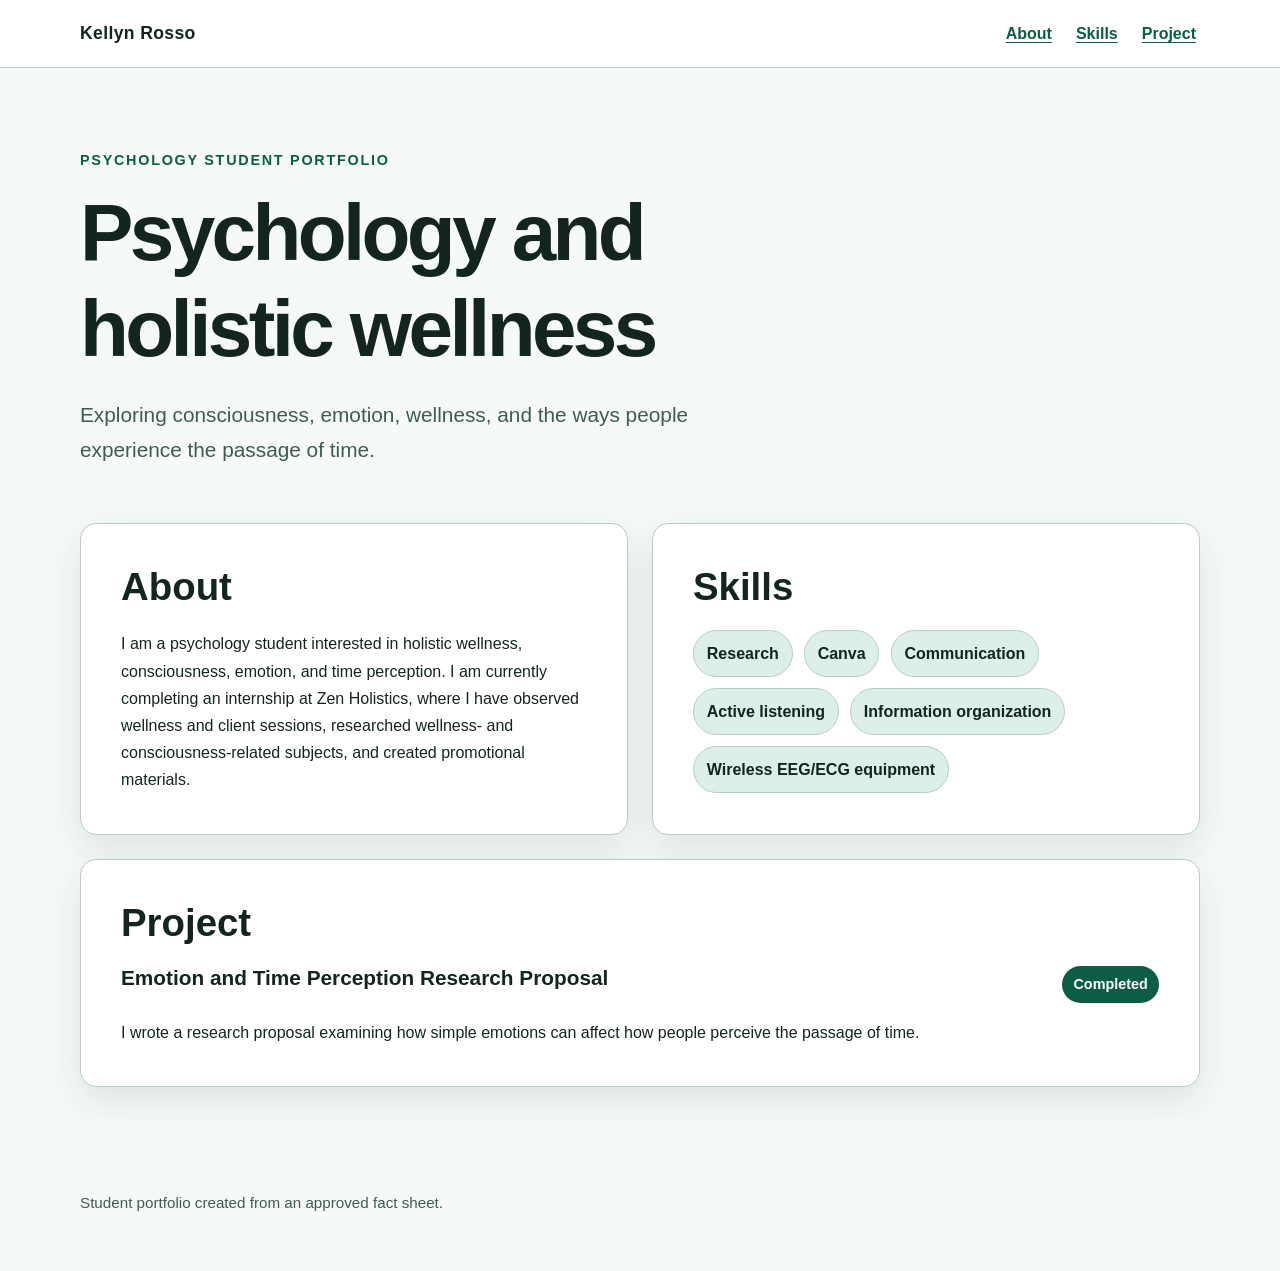
<file: index.html>
<!DOCTYPE html>
<html lang="en">
<head>
  <meta charset="UTF-8">
  <meta name="viewport" content="width=device-width, initial-scale=1.0">
  <meta name="description" content="A student portfolio focused on psychology and holistic wellness.">
  <title>Kellyn Rosso | Student Portfolio</title>
  <style>
    :root {
      --background: #f5faf8;
      --surface: #ffffff;
      --text: #14251f;
      --muted: #405b50;
      --accent: #0d5c46;
      --accent-light: #dcefe8;
      --border: #b7cec4;
      --focus: #b14300;
      --shadow: 0 14px 36px rgba(20, 37, 31, 0.10);
    }

    * {
      box-sizing: border-box;
    }

    html {
      scroll-behavior: smooth;
    }

    body {
      margin: 0;
      background: var(--background);
      color: var(--text);
      font-family: Arial, Helvetica, sans-serif;
      font-size: 1rem;
      line-height: 1.7;
    }

    a {
      color: var(--accent);
      font-weight: 700;
      text-underline-offset: 0.2em;
    }

    a:hover {
      text-decoration-thickness: 0.16em;
    }

    a:focus-visible {
      outline: 3px solid var(--focus);
      outline-offset: 4px;
      border-radius: 3px;
    }

    .site-header {
      background: var(--surface);
      border-bottom: 1px solid var(--border);
    }

    .nav-wrap {
      width: min(70rem, calc(100% - 2rem));
      margin: 0 auto;
      padding: 1rem 0;
      display: flex;
      align-items: center;
      justify-content: space-between;
      gap: 1.5rem;
    }

    .name {
      margin: 0;
      font-size: 1.1rem;
      font-weight: 800;
      letter-spacing: 0.02em;
    }

    nav ul {
      display: flex;
      flex-wrap: wrap;
      gap: 1rem;
      margin: 0;
      padding: 0;
      list-style: none;
    }

    nav a {
      display: inline-block;
      padding: 0.25rem;
    }

    main {
      width: min(70rem, calc(100% - 2rem));
      margin: 0 auto;
      padding: 4rem 0;
    }

    .intro {
      max-width: 48rem;
      padding: 1rem 0 3.5rem;
    }

    .eyebrow {
      margin: 0 0 0.75rem;
      color: var(--accent);
      font-size: 0.9rem;
      font-weight: 800;
      letter-spacing: 0.12em;
      text-transform: uppercase;
    }

    h1,
    h2,
    h3 {
      line-height: 1.2;
    }

    h1 {
      max-width: 14ch;
      margin: 0 0 1.25rem;
      font-size: clamp(2.5rem, 7vw, 5rem);
      letter-spacing: -0.045em;
    }

    h2 {
      margin: 0 0 1.25rem;
      font-size: clamp(1.7rem, 4vw, 2.4rem);
    }

    h3 {
      margin: 0;
      font-size: 1.3rem;
    }

    .intro-text {
      max-width: 42rem;
      margin: 0;
      color: var(--muted);
      font-size: clamp(1.1rem, 2vw, 1.3rem);
    }

    .content-grid {
      display: grid;
      grid-template-columns: 1fr 1fr;
      gap: 1.5rem;
    }

    section {
      scroll-margin-top: 1rem;
    }

    .card {
      padding: clamp(1.5rem, 4vw, 2.5rem);
      background: var(--surface);
      border: 1px solid var(--border);
      border-radius: 1rem;
      box-shadow: var(--shadow);
    }

    .card p:last-child,
    .card ul:last-child {
      margin-bottom: 0;
    }

    .skills-list {
      display: flex;
      flex-wrap: wrap;
      gap: 0.7rem;
      margin: 0;
      padding: 0;
      list-style: none;
    }

    .skills-list li {
      padding: 0.55rem 0.8rem;
      background: var(--accent-light);
      border: 1px solid var(--border);
      border-radius: 999px;
      color: var(--text);
      font-weight: 700;
    }

    .project {
      grid-column: 1 / -1;
    }

    .project-heading {
      display: flex;
      align-items: flex-start;
      justify-content: space-between;
      gap: 1rem;
      margin-bottom: 1rem;
    }

    .status {
      flex: 0 0 auto;
      margin: 0;
      padding: 0.4rem 0.7rem;
      background: var(--accent);
      border-radius: 999px;
      color: #ffffff;
      font-size: 0.9rem;
      font-weight: 800;
    }

    footer {
      width: min(70rem, calc(100% - 2rem));
      margin: 0 auto;
      padding: 1.5rem 0 2.5rem;
      color: var(--muted);
      font-size: 0.95rem;
    }

    @media (max-width: 42rem) {
      .nav-wrap,
      .project-heading {
        align-items: flex-start;
        flex-direction: column;
      }

      main {
        padding-top: 2.5rem;
      }

      .content-grid {
        grid-template-columns: 1fr;
      }

      .project {
        grid-column: auto;
      }
    }

    @media (prefers-reduced-motion: reduce) {
      html {
        scroll-behavior: auto;
      }
    }
  </style>
</head>
<body>
  <header class="site-header">
    <div class="nav-wrap">
      <p class="name">Kellyn Rosso</p>
      <nav aria-label="Portfolio sections">
        <ul>
          <li><a href="#about">About</a></li>
          <li><a href="#skills">Skills</a></li>
          <li><a href="#project">Project</a></li>
        </ul>
      </nav>
    </div>
  </header>

  <main>
    <div class="intro">
      <p class="eyebrow">Psychology Student Portfolio</p>
      <h1>Psychology and holistic wellness</h1>
      <p class="intro-text">Exploring consciousness, emotion, wellness, and the ways people experience the passage of time.</p>
    </div>

    <div class="content-grid">
      <section class="card" id="about">
        <h2>About</h2>
        <p>I am a psychology student interested in holistic wellness, consciousness, emotion, and time perception. I am currently completing an internship at Zen Holistics, where I have observed wellness and client sessions, researched wellness- and consciousness-related subjects, and created promotional materials.</p>
      </section>

      <section class="card" id="skills">
        <h2>Skills</h2>
        <ul class="skills-list">
          <li>Research</li>
          <li>Canva</li>
          <li>Communication</li>
          <li>Active listening</li>
          <li>Information organization</li>
          <li>Wireless EEG/ECG equipment</li>
        </ul>
      </section>

      <section class="card project" id="project">
        <h2>Project</h2>
        <div class="project-heading">
          <h3>Emotion and Time Perception Research Proposal</h3>
          <p class="status">Completed</p>
        </div>
        <p>I wrote a research proposal examining how simple emotions can affect how people perceive the passage of time.</p>
      </section>
    </div>
  </main>

  <footer>
    <p>Student portfolio created from an approved fact sheet.</p>
  </footer>
</body>
</html>
</file>
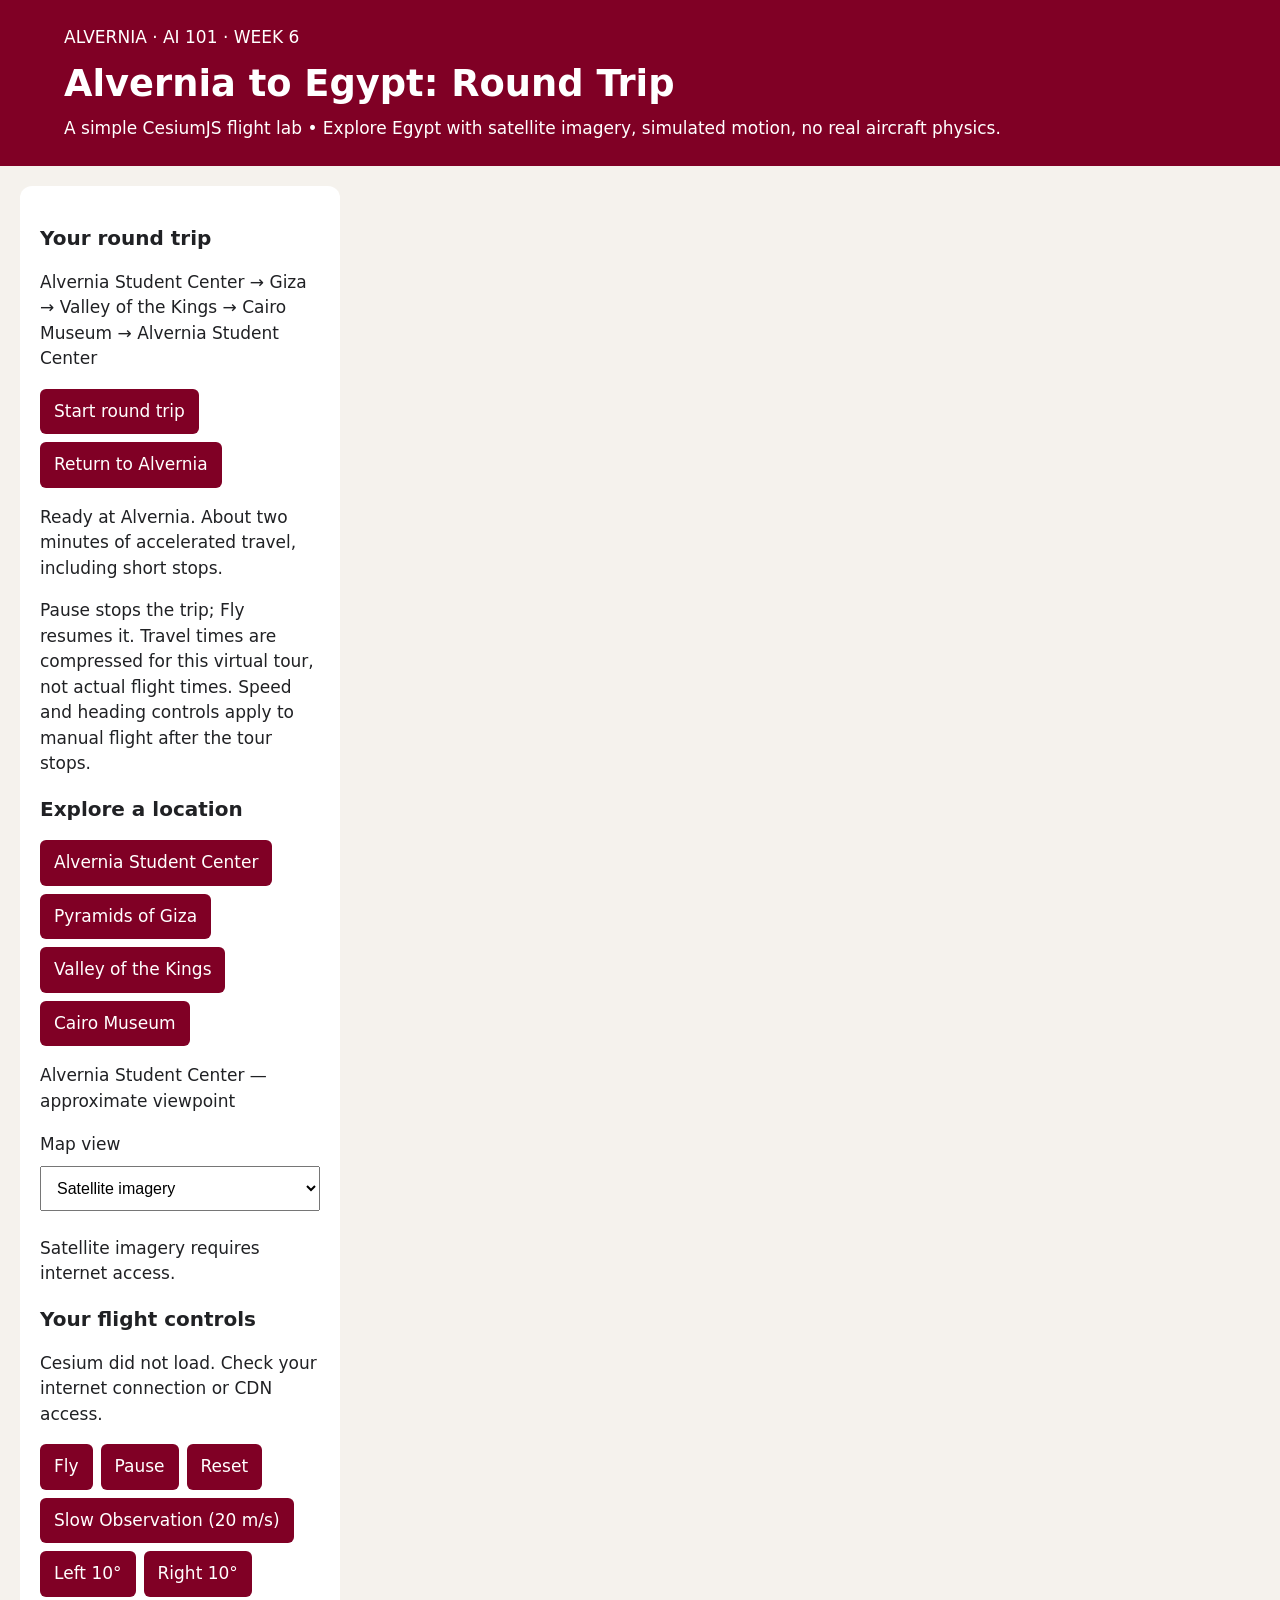
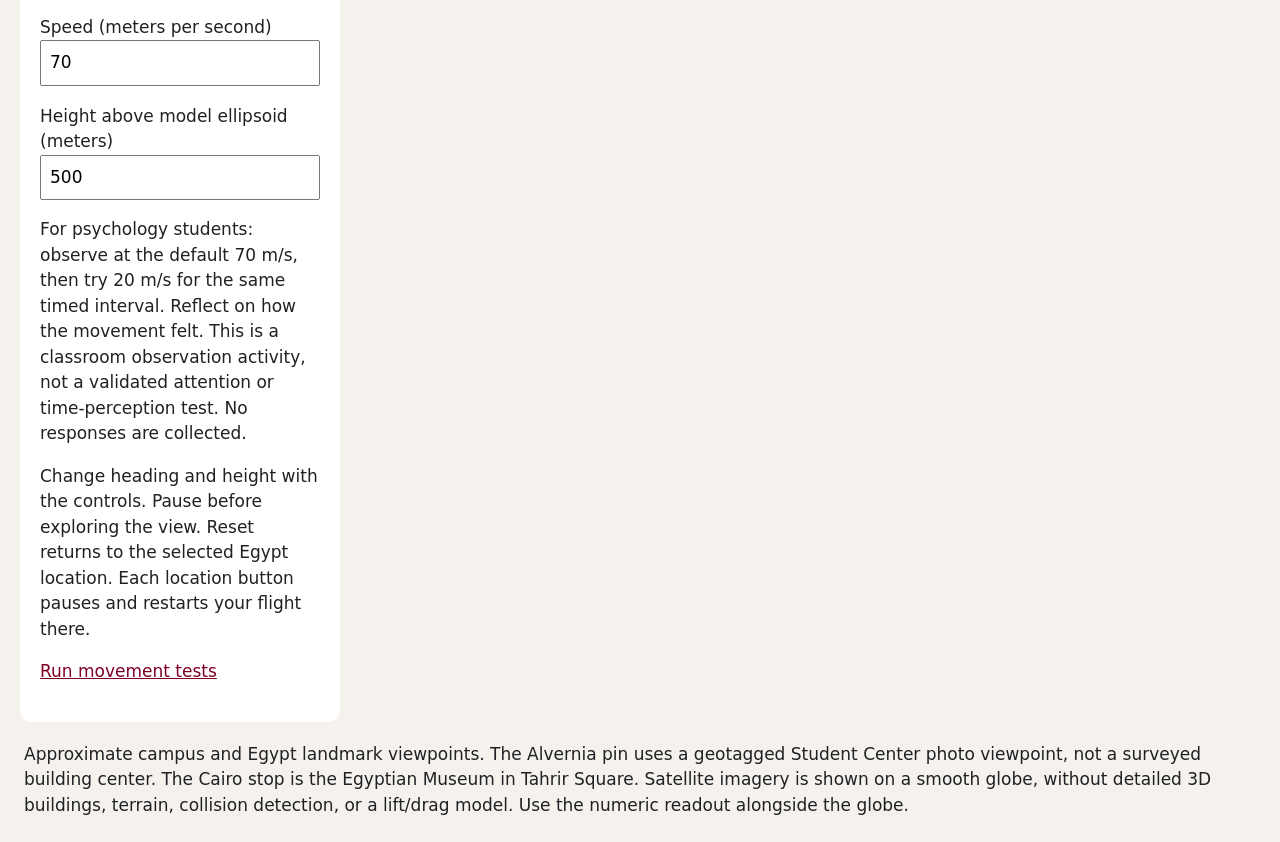
<file: Alvernia_Egypt_Roundtrip/index.html>
<!doctype html><html lang="en"><head><meta charset="utf-8"><meta name="viewport" content="width=device-width,initial-scale=1"><title>Alvernia to Egypt • Round Trip</title>
<link rel="stylesheet" href="https://cesium.com/downloads/cesiumjs/releases/1.145/Build/Cesium/Widgets/widgets.css"><link rel="stylesheet" href="style.css"></head><body>
<header><p>ALVERNIA · AI 101 · WEEK 6</p><h1>Alvernia to Egypt: Round Trip</h1><p>A simple CesiumJS flight lab • Explore Egypt with satellite imagery, simulated motion, no real aircraft physics.</p></header>
<main><section aria-label="Flight controls"><h2>Your round trip</h2><p>Alvernia Student Center → Giza → Valley of the Kings → Cairo Museum → Alvernia Student Center</p><div class="buttons"><button id="start-trip">Start round trip</button><button id="restart-trip">Return to Alvernia</button></div><p id="trip-status" role="status">Ready at Alvernia. About two minutes of accelerated travel, including short stops.</p><p>Pause stops the trip; Fly resumes it. Travel times are compressed for this virtual tour, not actual flight times. Speed and heading controls apply to manual flight after the tour stops.</p><h2>Explore a location</h2><div class="buttons"><button data-site="0">Alvernia Student Center</button><button data-site="1">Pyramids of Giza</button><button data-site="2">Valley of the Kings</button><button data-site="3">Cairo Museum</button></div><p id="site-name">Alvernia Student Center — approximate viewpoint</p><label for="map-view">Map view</label><select id="map-view"><option value="satellite">Satellite imagery</option><option value="grid">Grid view</option></select><p id="imagery-status" role="status">Satellite imagery requires internet access.</p><h2>Your flight controls</h2><p id="message" role="status">Loading Cesium…</p>
<div class="buttons"><button id="fly">Fly</button><button id="pause">Pause</button><button id="reset">Reset</button><button id="slow">Slow Observation (20 m/s)</button><button id="left">Left 10°</button><button id="right">Right 10°</button></div>
<label for="speed">Speed (meters per second)</label><input id="speed" type="number" min="0" max="250" step="10" value="70">
<label for="height">Height above model ellipsoid (meters)</label><input id="height" type="number" min="50" max="5000" step="50" value="500">
<p id="readout"></p><p>For psychology students: observe at the default 70 m/s, then try 20 m/s for the same timed interval. Reflect on how the movement felt. This is a classroom observation activity, not a validated attention or time-perception test. No responses are collected.</p><p>Change heading and height with the controls. Pause before exploring the view. Reset returns to the selected Egypt location. Each location button pauses and restarts your flight there.</p><p><a href="tests.html">Run movement tests</a></p></section>
<div id="globe" aria-label="Interactive 3D globe showing a simulated moving marker"></div></main>
<footer>Approximate campus and Egypt landmark viewpoints. The Alvernia pin uses a geotagged Student Center photo viewpoint, not a surveyed building center. The Cairo stop is the Egyptian Museum in Tahrir Square. Satellite imagery is shown on a smooth globe, without detailed 3D buildings, terrain, collision detection, or a lift/drag model. Use the numeric readout alongside the globe.</footer>
<script src="https://cesium.com/downloads/cesiumjs/releases/1.145/Build/Cesium/Cesium.js"></script><script src="flight-core.js"></script><script src="app.js"></script></body></html>
</file>
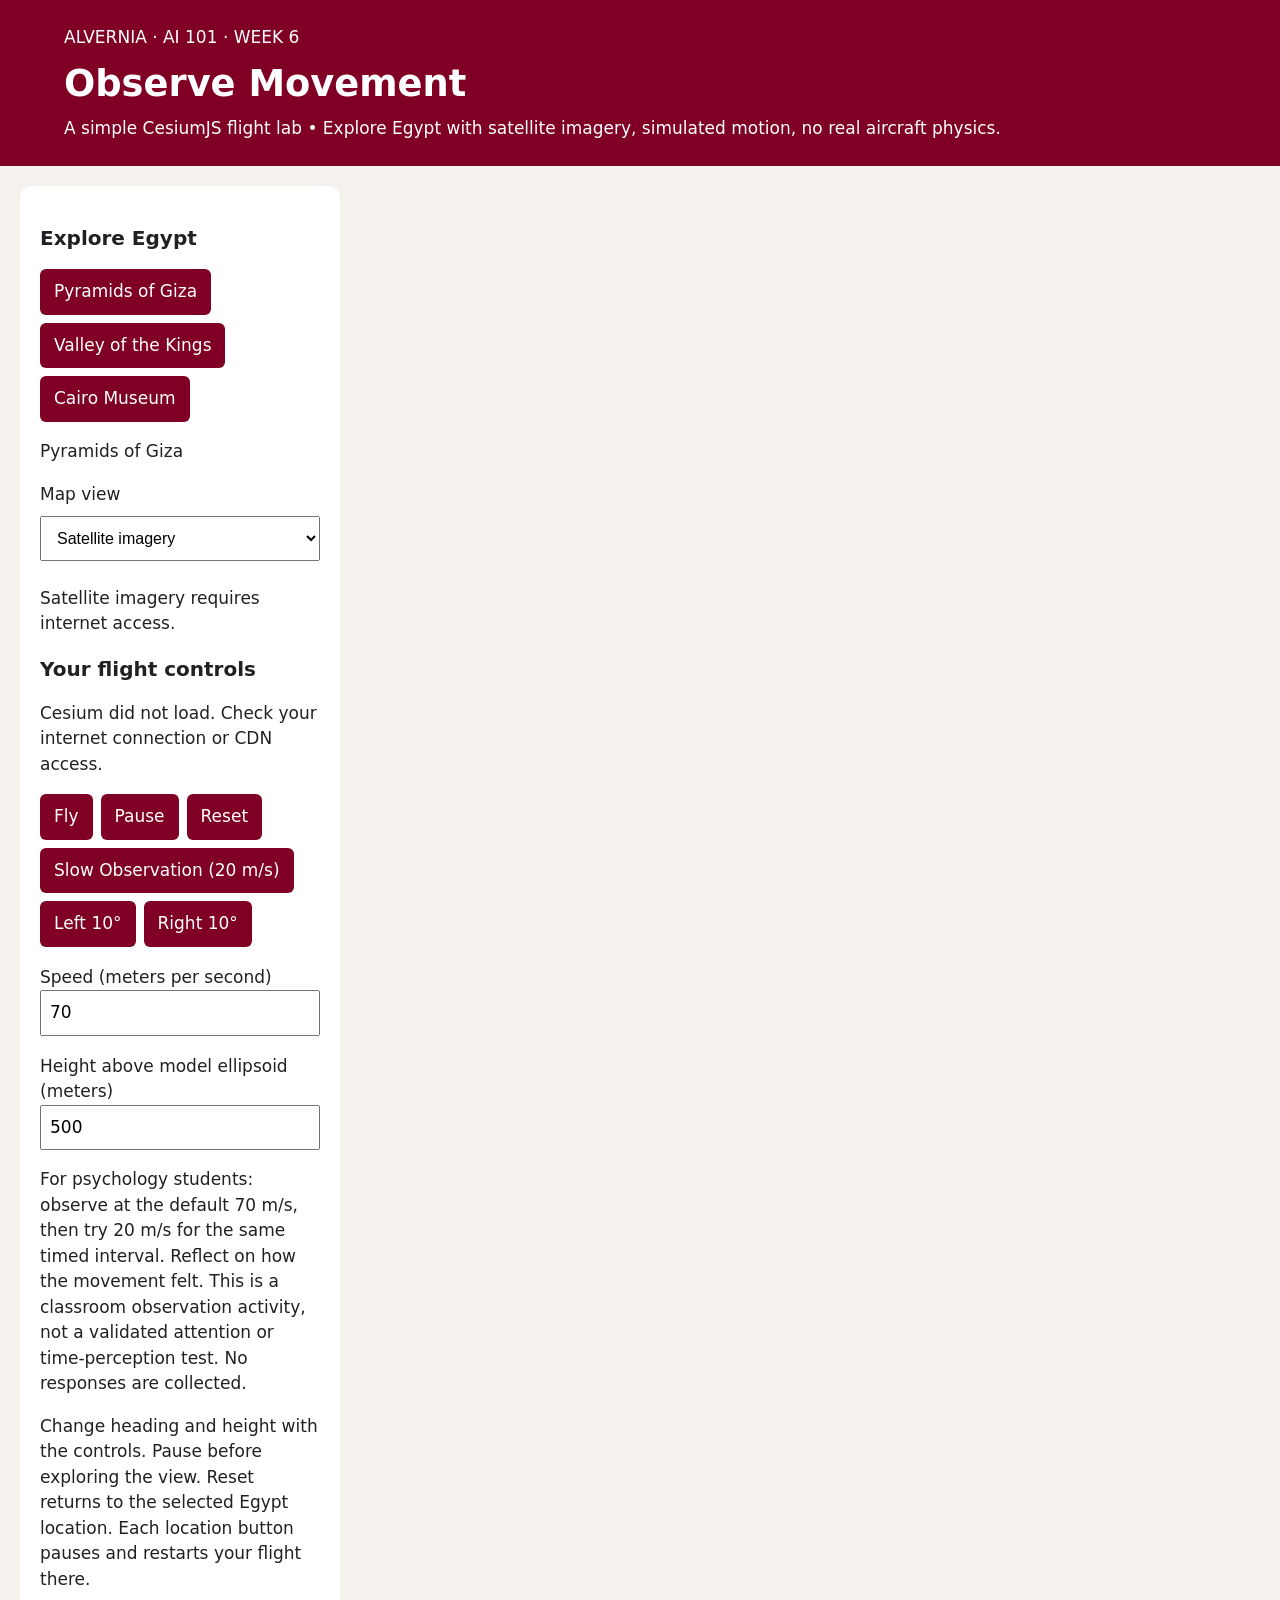
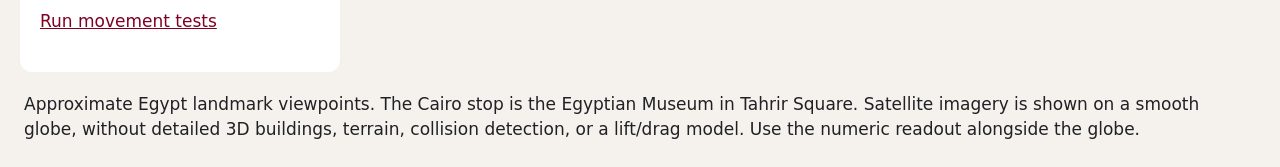
<file: Flight_Lab 5/index.html>
<!doctype html><html lang="en"><head><meta charset="utf-8"><meta name="viewport" content="width=device-width,initial-scale=1"><title>AI 101 • Flight Lab</title>
<link rel="stylesheet" href="https://cesium.com/downloads/cesiumjs/releases/1.145/Build/Cesium/Widgets/widgets.css"><link rel="stylesheet" href="style.css"></head><body>
<header><p>ALVERNIA · AI 101 · WEEK 6</p><h1>Observe Movement</h1><p>A simple CesiumJS flight lab • Explore Egypt with satellite imagery, simulated motion, no real aircraft physics.</p></header>
<main><section aria-label="Flight controls"><h2>Explore Egypt</h2><div class="buttons"><button data-site="0">Pyramids of Giza</button><button data-site="1">Valley of the Kings</button><button data-site="2">Cairo Museum</button></div><p id="site-name">Pyramids of Giza</p><label for="map-view">Map view</label><select id="map-view"><option value="satellite">Satellite imagery</option><option value="grid">Grid view</option></select><p id="imagery-status" role="status">Satellite imagery requires internet access.</p><h2>Your flight controls</h2><p id="message" role="status">Loading Cesium…</p>
<div class="buttons"><button id="fly">Fly</button><button id="pause">Pause</button><button id="reset">Reset</button><button id="slow">Slow Observation (20 m/s)</button><button id="left">Left 10°</button><button id="right">Right 10°</button></div>
<label for="speed">Speed (meters per second)</label><input id="speed" type="number" min="0" max="250" step="10" value="70">
<label for="height">Height above model ellipsoid (meters)</label><input id="height" type="number" min="50" max="5000" step="50" value="500">
<p id="readout"></p><p>For psychology students: observe at the default 70 m/s, then try 20 m/s for the same timed interval. Reflect on how the movement felt. This is a classroom observation activity, not a validated attention or time-perception test. No responses are collected.</p><p>Change heading and height with the controls. Pause before exploring the view. Reset returns to the selected Egypt location. Each location button pauses and restarts your flight there.</p><p><a href="tests.html">Run movement tests</a></p></section>
<div id="globe" aria-label="Interactive 3D globe showing a simulated moving marker"></div></main>
<footer>Approximate Egypt landmark viewpoints. The Cairo stop is the Egyptian Museum in Tahrir Square. Satellite imagery is shown on a smooth globe, without detailed 3D buildings, terrain, collision detection, or a lift/drag model. Use the numeric readout alongside the globe.</footer>
<script src="https://cesium.com/downloads/cesiumjs/releases/1.145/Build/Cesium/Cesium.js"></script><script src="flight-core.js"></script><script src="app.js"></script></body></html>
</file>
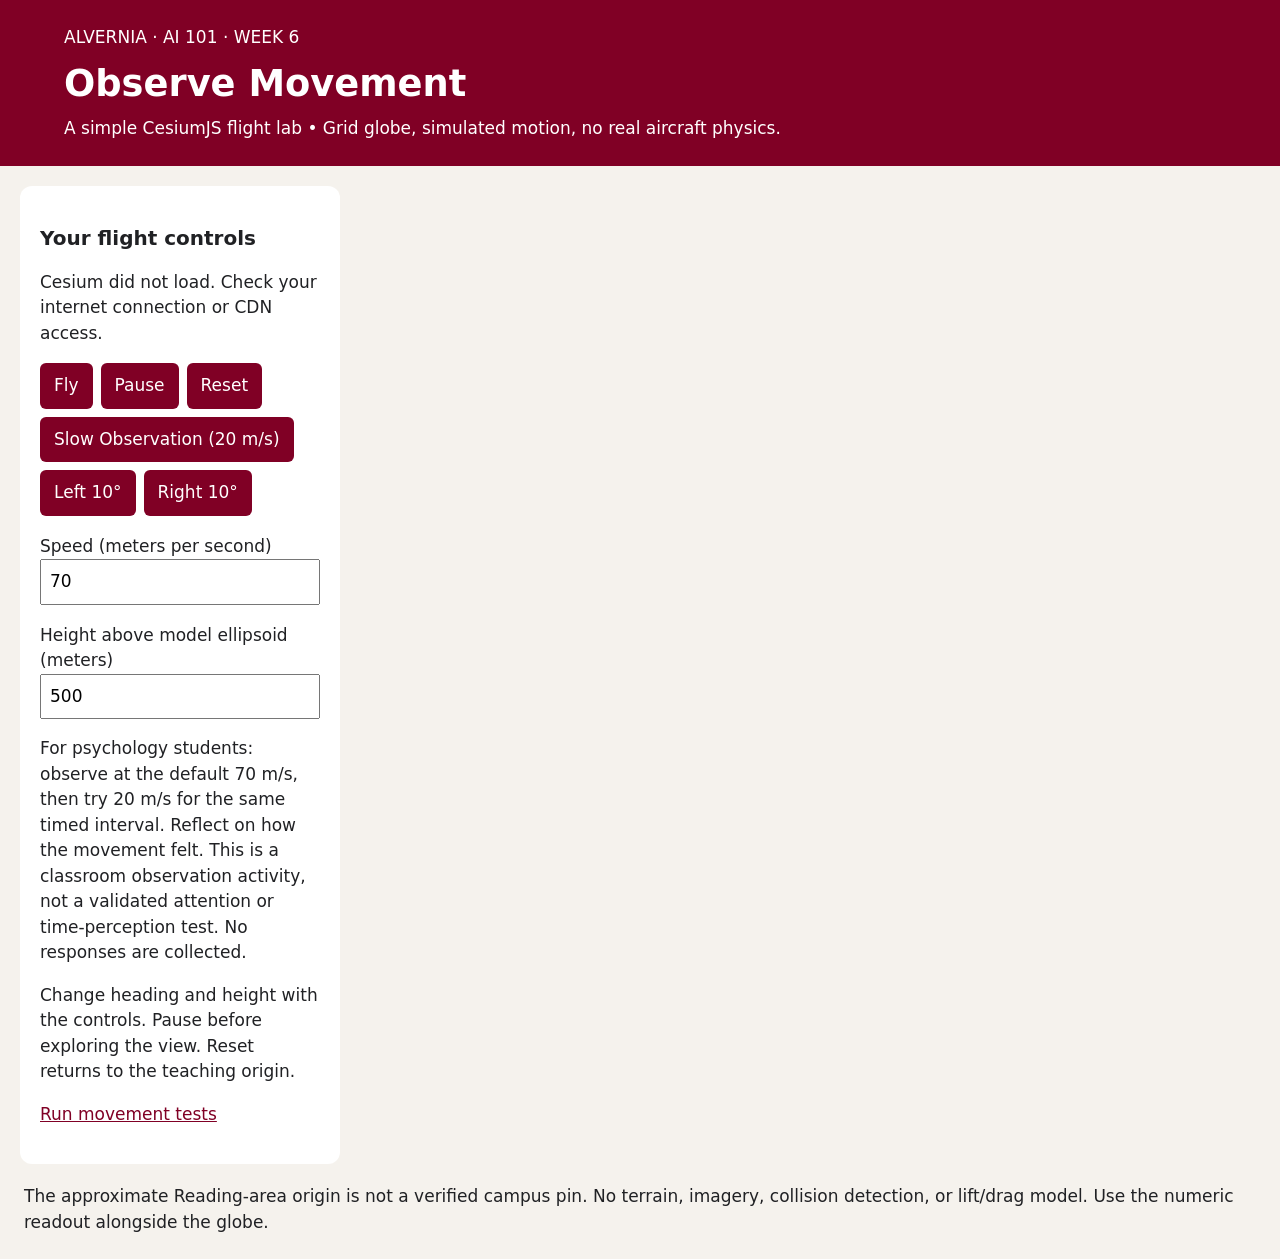
<file: Flight_Lab/index.html>
<!doctype html><html lang="en"><head><meta charset="utf-8"><meta name="viewport" content="width=device-width,initial-scale=1"><title>AI 101 • Flight Lab</title>
<link rel="stylesheet" href="https://cesium.com/downloads/cesiumjs/releases/1.145/Build/Cesium/Widgets/widgets.css"><link rel="stylesheet" href="style.css"></head><body>
<header><p>ALVERNIA · AI 101 · WEEK 6</p><h1>Observe Movement</h1><p>A simple CesiumJS flight lab • Grid globe, simulated motion, no real aircraft physics.</p></header>
<main><section aria-label="Flight controls"><h2>Your flight controls</h2><p id="message" role="status">Loading Cesium…</p>
<div class="buttons"><button id="fly">Fly</button><button id="pause">Pause</button><button id="reset">Reset</button><button id="slow">Slow Observation (20 m/s)</button><button id="left">Left 10°</button><button id="right">Right 10°</button></div>
<label for="speed">Speed (meters per second)</label><input id="speed" type="number" min="0" max="250" step="10" value="70">
<label for="height">Height above model ellipsoid (meters)</label><input id="height" type="number" min="50" max="5000" step="50" value="500">
<p id="readout"></p><p>For psychology students: observe at the default 70 m/s, then try 20 m/s for the same timed interval. Reflect on how the movement felt. This is a classroom observation activity, not a validated attention or time-perception test. No responses are collected.</p><p>Change heading and height with the controls. Pause before exploring the view. Reset returns to the teaching origin.</p><p><a href="tests.html">Run movement tests</a></p></section>
<div id="globe" aria-label="Interactive 3D globe showing a simulated moving marker"></div></main>
<footer>The approximate Reading-area origin is not a verified campus pin. No terrain, imagery, collision detection, or lift/drag model. Use the numeric readout alongside the globe.</footer>
<script src="https://cesium.com/downloads/cesiumjs/releases/1.145/Build/Cesium/Cesium.js"></script><script src="flight-core.js"></script><script src="app.js"></script></body></html>
</file>
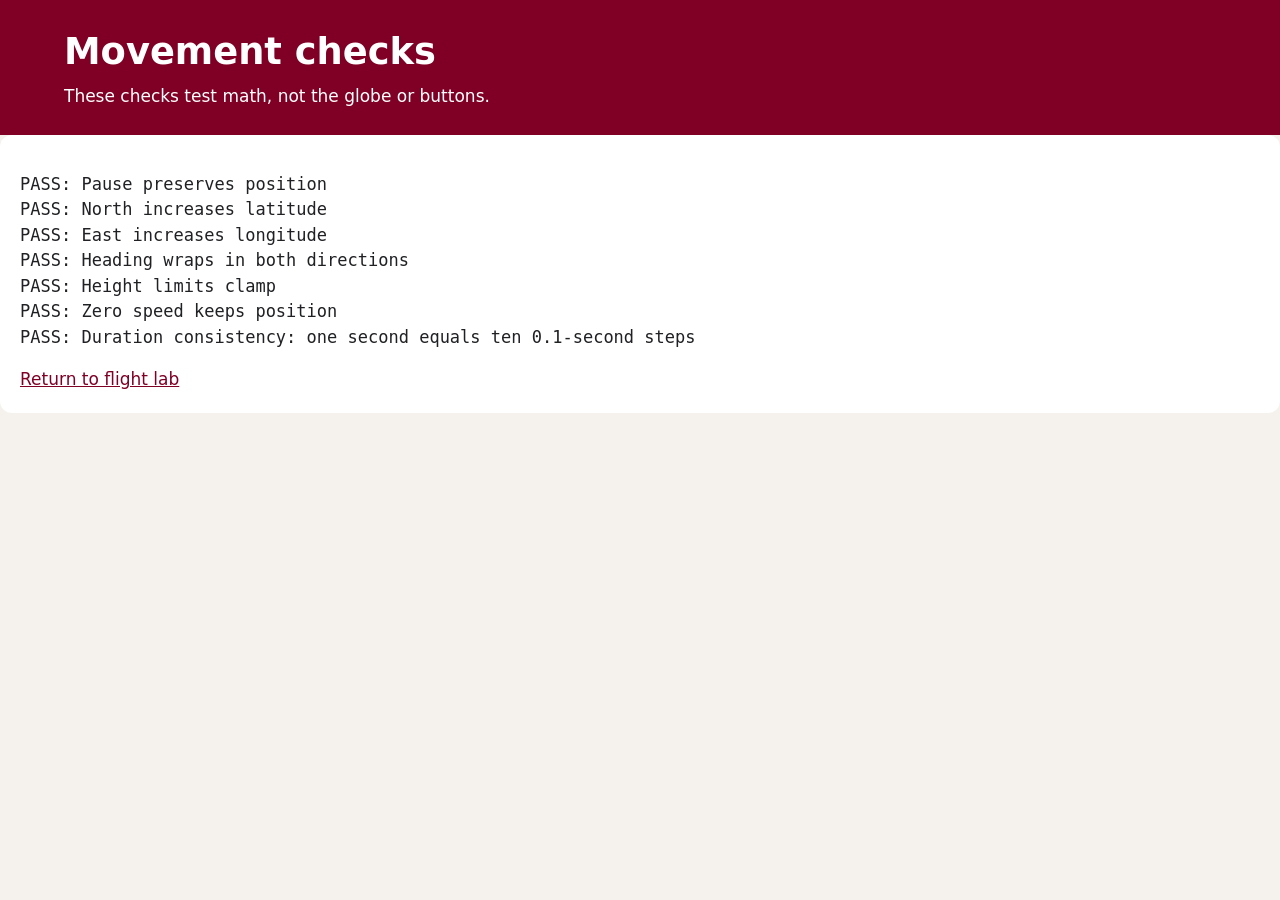
<file: Alvernia_Egypt_Roundtrip/tests.html>
<!doctype html><html lang="en"><meta charset="utf-8"><meta name="viewport" content="width=device-width,initial-scale=1"><title>Movement checks</title><link rel="stylesheet" href="style.css"><body><header><h1>Movement checks</h1><p>These checks test math, not the globe or buttons.</p></header><section><pre id="results" style="white-space:pre-wrap"></pre><a href="index.html">Return to flight lab</a></section><script src="flight-core.js"></script><script src="tests.js"></script></body></html>
</file>
<file: Alvernia_Egypt_Roundtrip/style.css>
*{box-sizing:border-box}body{margin:0;background:#f5f2ed;color:#202124;font:17px/1.5 system-ui,sans-serif}header{background:#800025;color:white;padding:20px 5%}header p{margin:5px 0}h1{margin:4px 0;font-size:2.3rem}h2{font-size:1.25rem}main{display:grid;grid-template-columns:320px 1fr;gap:16px;padding:20px}section{background:white;border-radius:12px;padding:20px}#globe{height:65vh;min-height:440px;border-radius:12px;overflow:hidden}.buttons{display:flex;flex-wrap:wrap;gap:8px}button{font:inherit;padding:10px 14px;background:#800025;color:white;border:0;border-radius:6px;cursor:pointer}button:focus-visible,input:focus-visible,a:focus-visible{outline:3px solid #b57b00;outline-offset:3px}label{display:block;margin-top:18px}input{font:inherit;padding:8px;width:100%}#readout{font-variant-numeric:tabular-nums}a{color:#800025}footer{padding:0 24px 24px}@media(max-width:800px){main{grid-template-columns:1fr}#globe{height:55vh}}
select{width:100%;padding:12px;font-size:1rem;margin:8px 0;}
</file>
<file: Flight_Lab 5/style.css>
*{box-sizing:border-box}body{margin:0;background:#f5f2ed;color:#202124;font:17px/1.5 system-ui,sans-serif}header{background:#800025;color:white;padding:20px 5%}header p{margin:5px 0}h1{margin:4px 0;font-size:2.3rem}h2{font-size:1.25rem}main{display:grid;grid-template-columns:320px 1fr;gap:16px;padding:20px}section{background:white;border-radius:12px;padding:20px}#globe{height:65vh;min-height:440px;border-radius:12px;overflow:hidden}.buttons{display:flex;flex-wrap:wrap;gap:8px}button{font:inherit;padding:10px 14px;background:#800025;color:white;border:0;border-radius:6px;cursor:pointer}button:focus-visible,input:focus-visible,a:focus-visible{outline:3px solid #b57b00;outline-offset:3px}label{display:block;margin-top:18px}input{font:inherit;padding:8px;width:100%}#readout{font-variant-numeric:tabular-nums}a{color:#800025}footer{padding:0 24px 24px}@media(max-width:800px){main{grid-template-columns:1fr}#globe{height:55vh}}
select{width:100%;padding:12px;font-size:1rem;margin:8px 0;}
</file>
<file: Flight_Lab/style.css>
*{box-sizing:border-box}body{margin:0;background:#f5f2ed;color:#202124;font:17px/1.5 system-ui,sans-serif}header{background:#800025;color:white;padding:20px 5%}header p{margin:5px 0}h1{margin:4px 0;font-size:2.3rem}h2{font-size:1.25rem}main{display:grid;grid-template-columns:320px 1fr;gap:16px;padding:20px}section{background:white;border-radius:12px;padding:20px}#globe{height:65vh;min-height:440px;border-radius:12px;overflow:hidden}.buttons{display:flex;flex-wrap:wrap;gap:8px}button{font:inherit;padding:10px 14px;background:#800025;color:white;border:0;border-radius:6px;cursor:pointer}button:focus-visible,input:focus-visible,a:focus-visible{outline:3px solid #b57b00;outline-offset:3px}label{display:block;margin-top:18px}input{font:inherit;padding:8px;width:100%}#readout{font-variant-numeric:tabular-nums}a{color:#800025}footer{padding:0 24px 24px}@media(max-width:800px){main{grid-template-columns:1fr}#globe{height:55vh}}
</file>
